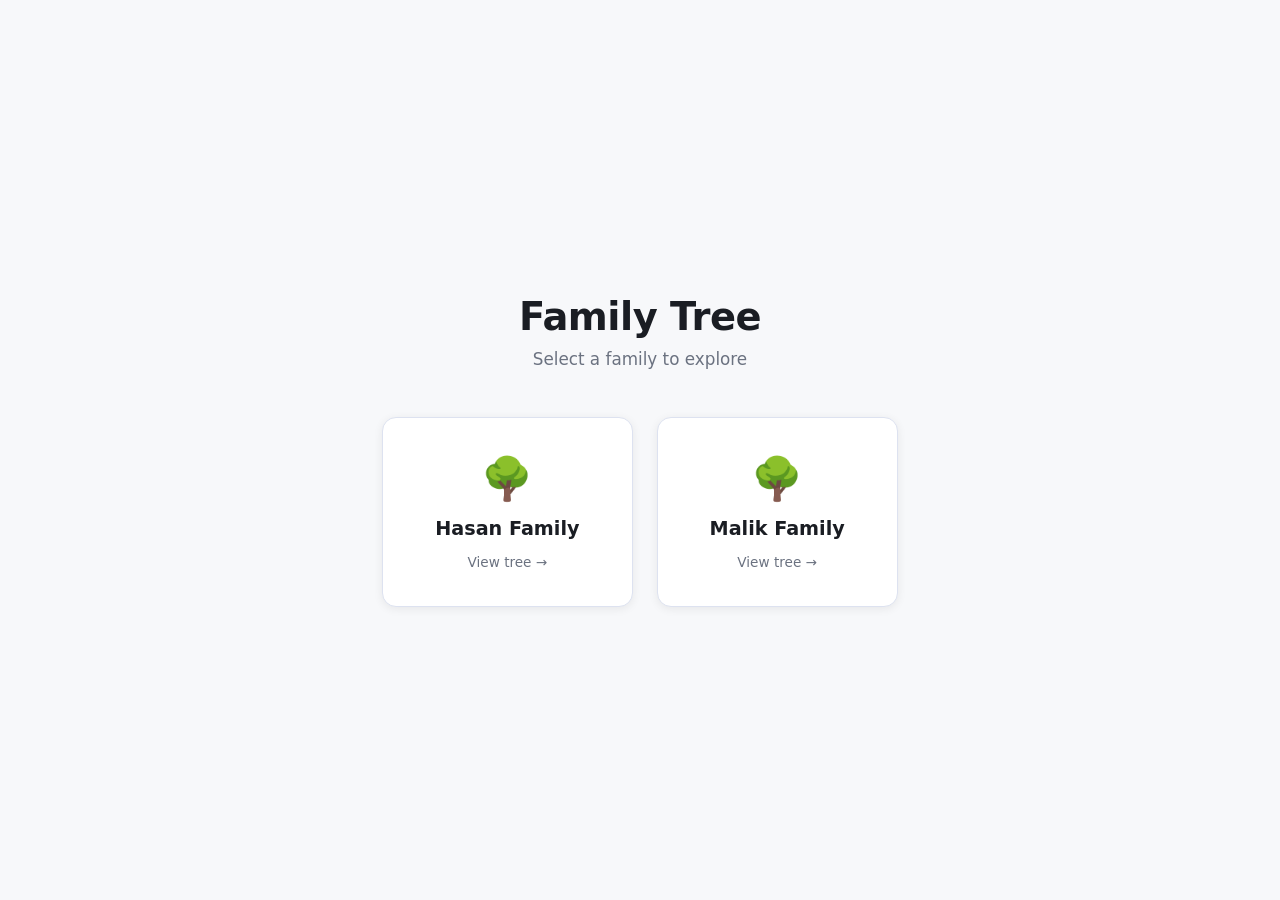
<file: index.html>
<!DOCTYPE html>
<html lang="en">
<head>
  <meta charset="UTF-8" />
  <meta name="viewport" content="width=device-width, initial-scale=1.0" />
  <title>Family Tree</title>
  <link rel="stylesheet" href="style.css" />
</head>
<body>

  <div class="home-page">
    <div class="hero">
      <h1>Family Tree</h1>
      <p>Select a family to explore</p>
    </div>

    <div class="family-cards">
      <a class="family-card" href="tree.html?family=hasan">
        <div class="icon">🌳</div>
        <div class="label">Hasan Family</div>
        <div class="sub">View tree →</div>
      </a>
      <a class="family-card" href="tree.html?family=malik">
        <div class="icon">🌳</div>
        <div class="label">Malik Family</div>
        <div class="sub">View tree →</div>
      </a>
    </div>
  </div>

</body>
</html>
</file>
<file: style.css>
/* ── Reset & Base ─────────────────────────────────────────── */
*, *::before, *::after { box-sizing: border-box; margin: 0; padding: 0; }

:root {
  --bg:      #f7f8fa;
  --surface: #ffffff;
  --primary: #4f6ef7;
  --text:    #1a1d23;
  --muted:   #6b7280;
  --border:  #dde2f0;
  --shadow:  0 2px 10px rgba(0,0,0,.07);
}

body {
  font-family: 'Segoe UI', system-ui, sans-serif;
  background: var(--bg);
  color: var(--text);
  min-height: 100vh;
  display: flex;
  flex-direction: column;
}

/* ── Header ───────────────────────────────────────────────── */
header {
  background: var(--surface);
  border-bottom: 1px solid var(--border);
  padding: 18px 32px;
  display: flex;
  align-items: center;
  gap: 16px;
}

header h1 { font-size: 1.2rem; font-weight: 700; }

header a.back {
  text-decoration: none;
  color: var(--primary);
  font-size: 0.9rem;
  font-weight: 500;
}
header a.back:hover { color: #3a58e0; }

/* ── Home Page ────────────────────────────────────────────── */
.home-page {
  display: flex;
  flex-direction: column;
  align-items: center;
  justify-content: center;
  min-height: 100vh;
  gap: 48px;
  padding: 40px 20px;
}

.hero h1 {
  font-size: 2.4rem;
  font-weight: 800;
  text-align: center;
  letter-spacing: -0.5px;
}

.hero p {
  color: var(--muted);
  text-align: center;
  margin-top: 10px;
  font-size: 1.05rem;
}

.family-cards {
  display: flex;
  gap: 24px;
  flex-wrap: wrap;
  justify-content: center;
}

.family-card {
  display: flex;
  flex-direction: column;
  align-items: center;
  gap: 14px;
  background: var(--surface);
  border: 1px solid var(--border);
  border-radius: 14px;
  padding: 36px 52px;
  box-shadow: var(--shadow);
  text-decoration: none;
  color: var(--text);
  transition: transform .15s, box-shadow .15s, border-color .15s;
  min-width: 200px;
}

.family-card:hover {
  transform: translateY(-3px);
  box-shadow: 0 8px 28px rgba(0,0,0,.12);
  border-color: var(--primary);
}

.family-card .icon  { font-size: 2.6rem; }
.family-card .label { font-size: 1.2rem; font-weight: 700; }
.family-card .sub   { font-size: 0.85rem; color: var(--muted); }

/* ── Tree Page ────────────────────────────────────────────── */
.tree-page {
  display: flex;
  flex-direction: column;
  height: 100vh;
  overflow: hidden;
}

.tree-canvas {
  flex: 1;
  overflow: hidden;
  cursor: grab;
}

.tree-canvas:active { cursor: grabbing; }

#tree-svg { display: block; width: 100%; height: 100%; }
</file>
